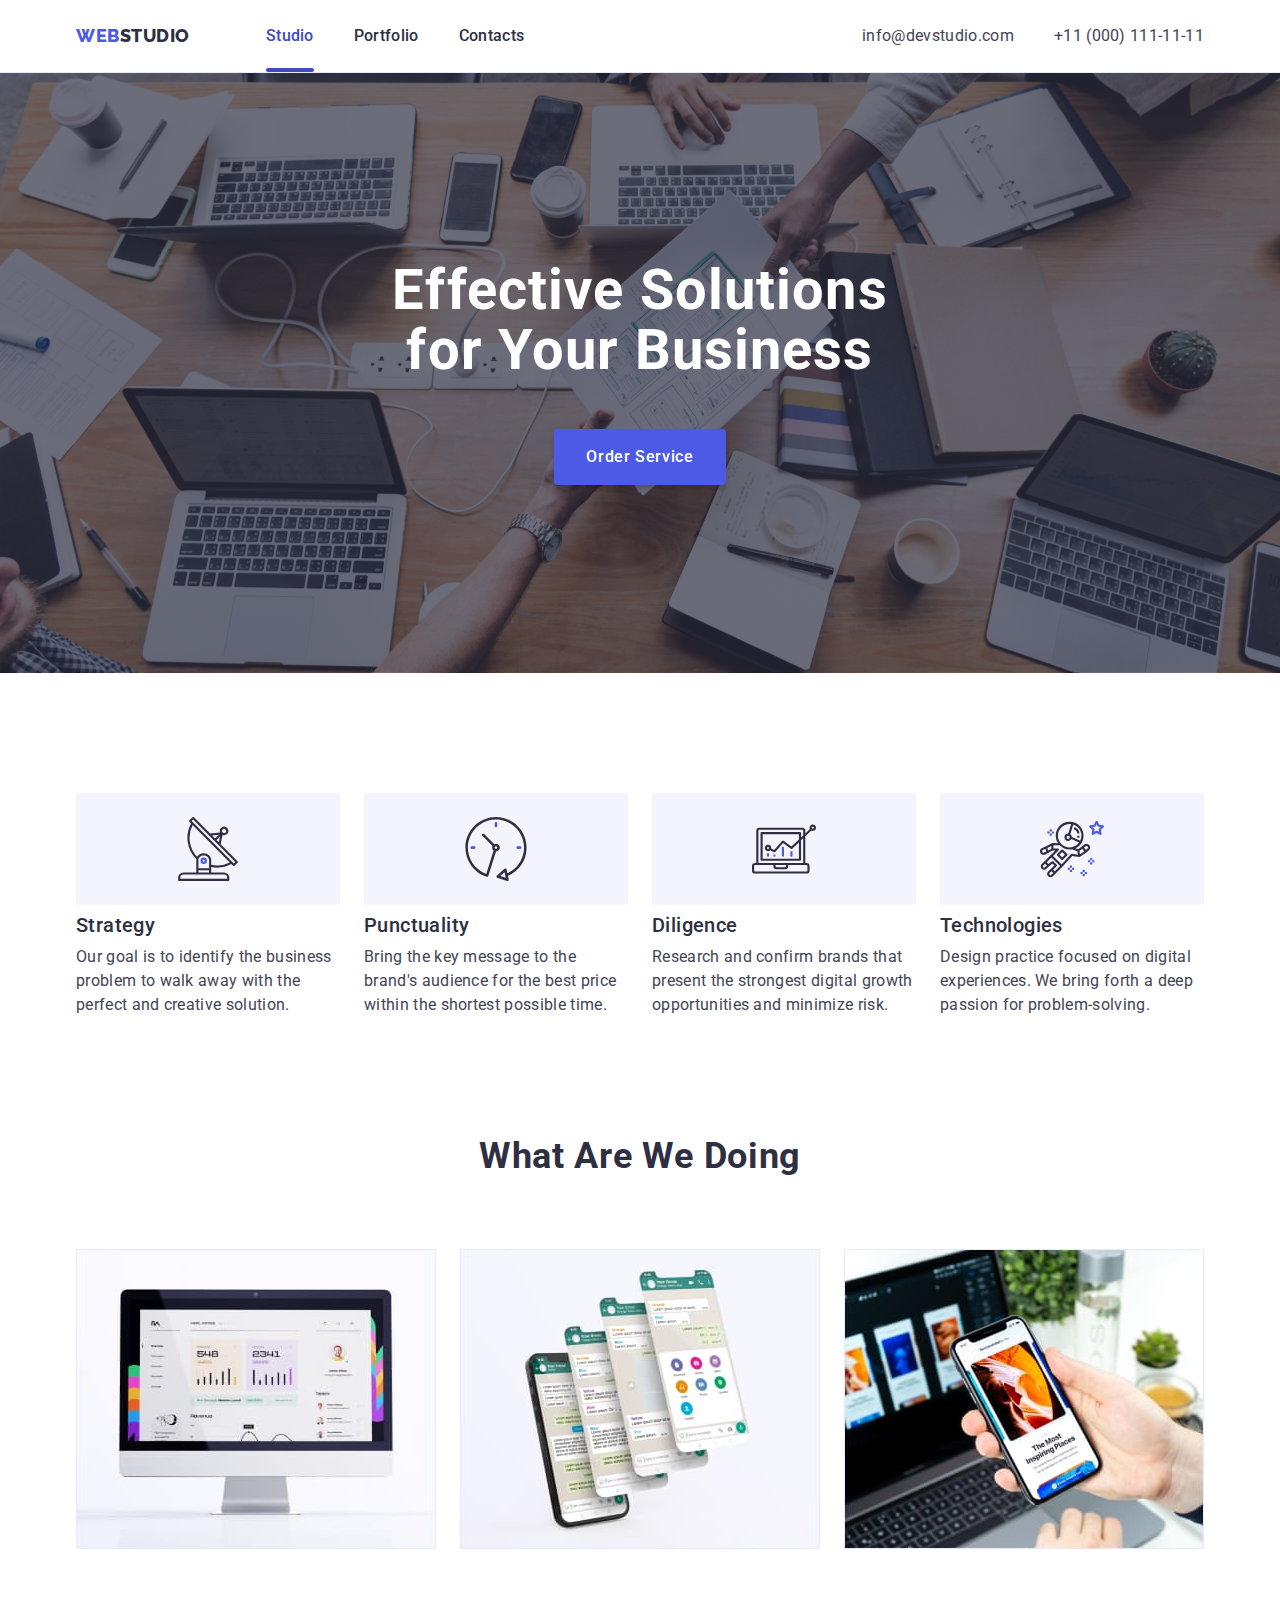
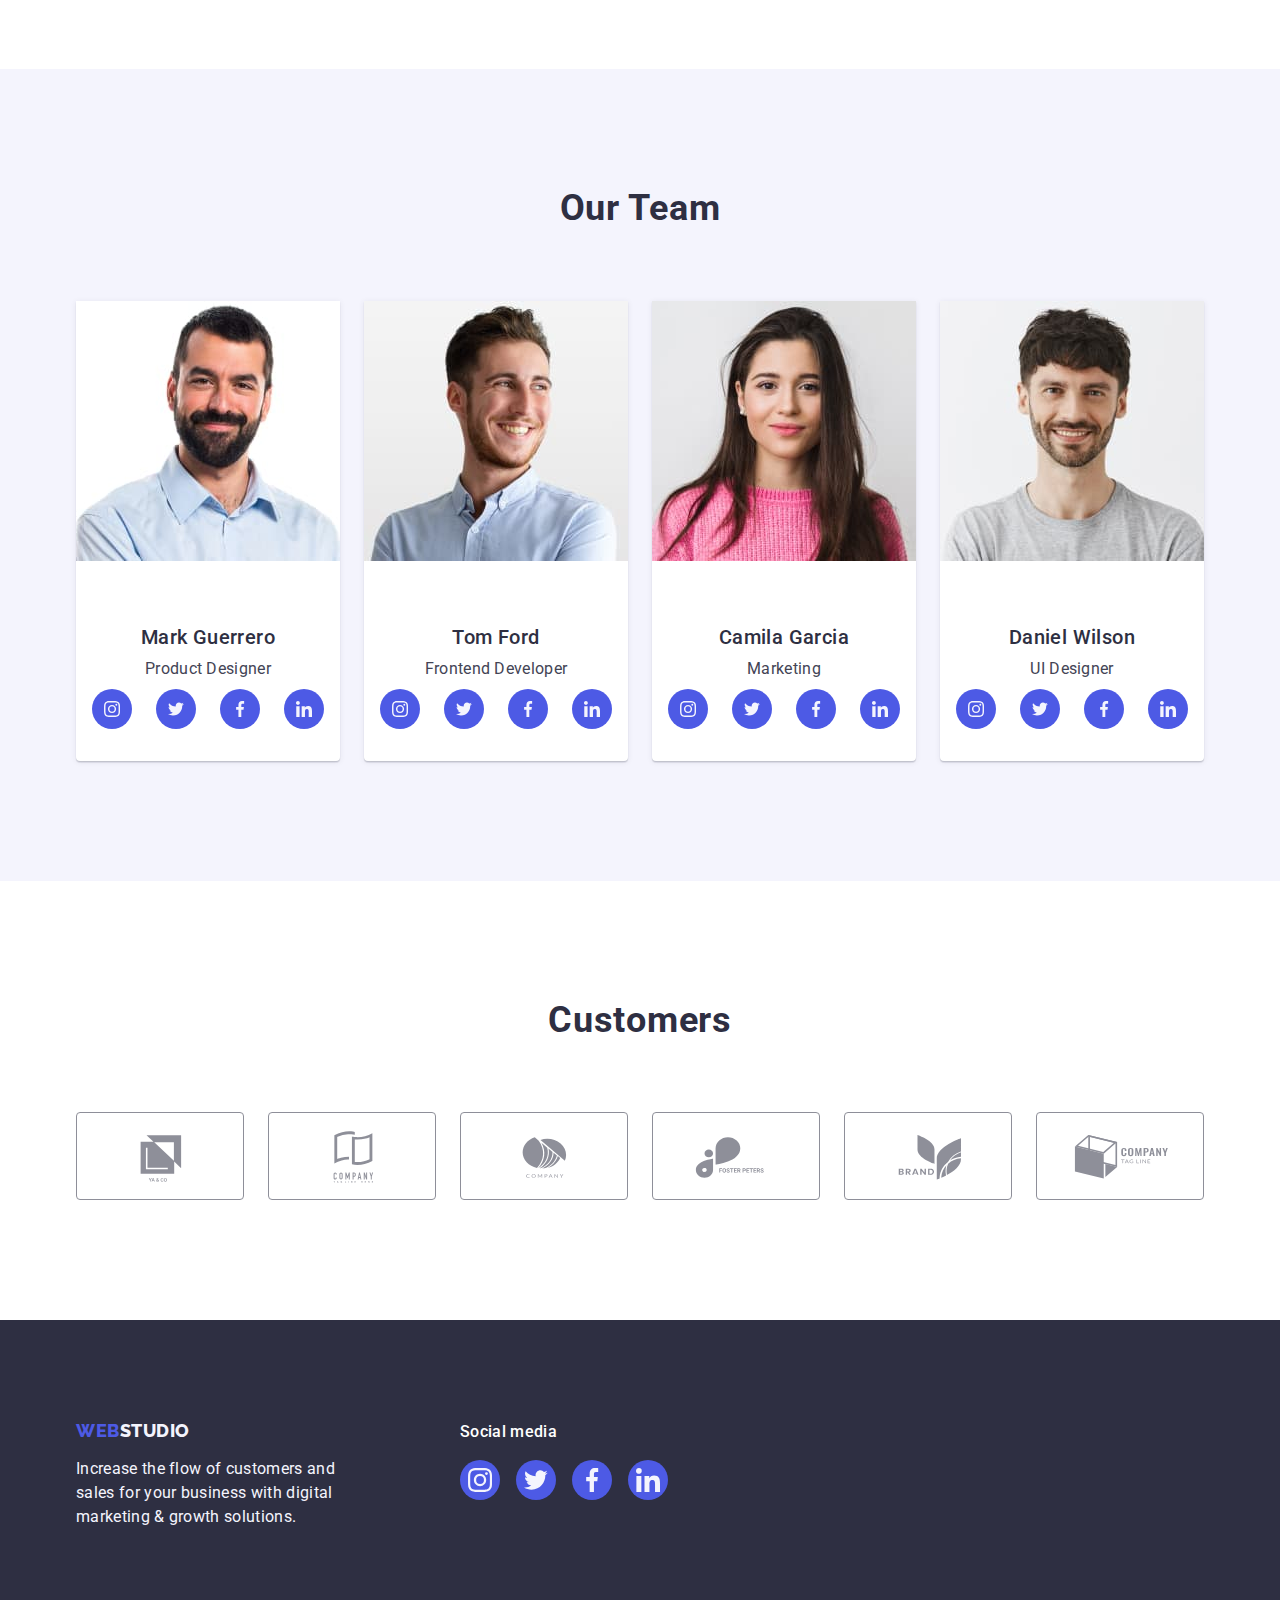
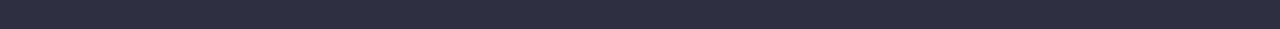
<file: index.html>
<!DOCTYPE html>
<html lang="en">
  <head>
    <meta charset="UTF-8" />
    <meta http-equiv="X-UA-Compatible" content="IE=edge" />
    <meta name="viewport" content="width=device-width, initial-scale=1.0" />
    <title>WebStudio</title>
    <link rel="preconnect" href="https://fonts.googleapis.com" />
    <link rel="preconnect" href="https://fonts.gstatic.com" crossorigin />
    <link
      href="https://fonts.googleapis.com/css2?family=Raleway:wght@800&family=Roboto:wght@400;500;700;900&display=swap"
      rel="stylesheet"
    />
    <link
      href="https://cdn.jsdelivr.net/npm/modern-normalize@1.1.0/modern-normalize.min.css"
      rel="stylesheet"
    />
    <link rel="stylesheet" href="./css/styles.css" />
  </head>
  <body>
    <!-- /** |============================ | HEADER |============================ */ -->
    <header class="header">
      <div class="header-flex container">
        <nav class="nav">
          <a class="logo link" href="./index.html"
            >Web<span class="logo-text">Studio</span></a
          >
          <ul class="site-nav list">
            <li class="item">
              <a class="nav-link link studio" href="./index.html">Studio</a>
            </li>
            <li class="item">
              <a class="nav-link link" href="./portfolio.html">Portfolio</a>
            </li>
            <li class="item">
              <a class="nav-link link" href="">Contacts</a>
            </li>
          </ul>
        </nav>
        <address class="address">
          <ul class="site-address list">
            <li class="item">
              <a class="address-link link" href="mailto:info@devstudio.com"
                >info@devstudio.com</a
              >
            </li>
            <li class="item">
              <a class="address-link link" href="tel:+110001111111"
                >+11 (000) 111-11-11</a
              >
            </li>
          </ul>
        </address>
      </div>
    </header>
    <!-- /** |============================ | MAIN |============================ */ -->
    <main class="main">
      <!-- /** |============================ | HERO |============================ */ -->
      <section class="hero-section">
        <div class="hero container">
          <h1 class="title">Effective Solutions for Your Business</h1>

          <button class="title-btn" type="button" data-modal-open>
            Order Service
          </button>
        </div>
      </section>

      <!-- /** |============================ | FEATURES |============================
      */ -->
      <section class="feature-section">
        <div class="container">
          <h2 class="features-title visually-hidden">Features</h2>
          <ul class="features list">
            <li class="feature-content">
              <div class="icon-item">
                <svg class="feature-icon" width="64" height="64">
                  <use href="./images/icons.svg#icon-antenna"></use>
                </svg>
              </div>
              <h3 class="feature-subject">Strategy</h3>
              <p class="feature-text">
                Our goal is to identify the business problem to walk away with
                the perfect and creative solution.
              </p>
            </li>
            <li class="feature-content">
              <div class="icon-item">
                <svg class="feature-icon" width="64" height="64">
                  <use href="./images/icons.svg#icon-clock"></use>
                </svg>
              </div>
              <h3 class="feature-subject">Punctuality</h3>
              <p class="feature-text">
                Bring the key message to the brand's audience for the best price
                within the shortest possible time.
              </p>
            </li>
            <li class="feature-content">
              <div class="icon-item">
                <svg class="feature-icon" width="64" height="64">
                  <use href="./images/icons.svg#icon-diagram"></use>
                </svg>
              </div>
              <h3 class="feature-subject">Diligence</h3>
              <p class="feature-text">
                Research and confirm brands that present the strongest digital
                growth opportunities and minimize risk.
              </p>
            </li>
            <li class="feature-content">
              <div class="icon-item">
                <svg class="feature-icon" width="64" height="64">
                  <use href="./images/icons.svg#icon-astronaut"></use>
                </svg>
              </div>
              <h3 class="feature-subject">Technologies</h3>
              <p class="feature-text">
                Design practice focused on digital experiences. We bring forth a
                deep passion for problem-solving.
              </p>
            </li>
          </ul>
        </div>
      </section>
      <!-- /** |============================ | PRODUCTS |============================
      */ -->
      <section class="products-section">
        <div class="container">
          <h2 class="products-title">What are we doing</h2>
          <ul class="products-list list">
            <li class="products-item">
              <img
                class="product-img"
                src="./images/products/img-1.jpg"
                alt="Graphics on the monitor"
                width="360"
                height="300"
              />
            </li>
            <li class="products-item">
              <img
                class="product-img"
                src="./images/products/img-2.jpg"
                alt="Mobile application pages"
                width="360"
                height="300"
              />
            </li>
            <li class="products-item">
              <img
                class="product-img"
                src="./images/products/img-3.jpg"
                alt="Mobile App"
                width="360"
                height="300"
              />
            </li>
          </ul>
        </div>
      </section>
      <!-- /** |============================ | TEAM |============================ */ -->
      <section class="team-cards">
        <div class="container">
          <h2 class="team-title">Our Team</h2>
          <ul class="cards list">
            <li class="card">
              <img
                class="card-img"
                src="./images/team/member1.jpg"
                alt="Project participant"
                width="264"
                height="260"
              />
              <div class="card-info">
                <h3 class="card-caption">Mark Guerrero</h3>
                <p class="card-text">Product Designer</p>
                <ul class="social-list list">
                  <li class="social-list-item">
                    <a href="" class="social-list-link">
                      <svg class="social-list-icon" width="16" height="16">
                        <use href="./images/icons.svg#icon-instagram"></use>
                      </svg>
                    </a>
                  </li>
                  <li class="social-list-item">
                    <a href="" class="social-list-link">
                      <svg class="social-list-icon" width="16" height="16">
                        <use href="./images/icons.svg#icon-twitter"></use>
                      </svg>
                    </a>
                  </li>
                  <li class="social-list-item">
                    <a href="" class="social-list-link">
                      <svg class="social-list-icon" width="16" height="16">
                        <use href="./images/icons.svg#icon-facebook"></use>
                      </svg>
                    </a>
                  </li>
                  <li class="social-list-item">
                    <a href="" class="social-list-link">
                      <svg class="social-list-icon" width="16" height="16">
                        <use href="./images/icons.svg#icon-linkedin"></use>
                      </svg>
                    </a>
                  </li>
                </ul>
              </div>
            </li>
            <li class="card">
              <img
                class="card-img"
                src="./images/team/member2.jpg"
                alt="Project participant"
                width="264"
                height="260"
              />
              <div class="card-info">
                <h3 class="card-caption">Tom Ford</h3>
                <p class="card-text">Frontend Developer</p>
                <ul class="social-list list">
                  <li class="social-list-item">
                    <a href="" class="social-list-link">
                      <svg class="social-list-icon" width="16" height="16">
                        <use href="./images/icons.svg#icon-instagram"></use>
                      </svg>
                    </a>
                  </li>
                  <li class="social-list-item">
                    <a href="" class="social-list-link">
                      <svg class="social-list-icon" width="16" height="16">
                        <use href="./images/icons.svg#icon-twitter"></use>
                      </svg>
                    </a>
                  </li>
                  <li class="social-list-item">
                    <a href="" class="social-list-link">
                      <svg class="social-list-icon" width="16" height="16">
                        <use href="./images/icons.svg#icon-facebook"></use>
                      </svg>
                    </a>
                  </li>
                  <li class="social-list-item">
                    <a href="" class="social-list-link">
                      <svg class="social-list-icon" width="16" height="16">
                        <use href="./images/icons.svg#icon-linkedin"></use>
                      </svg>
                    </a>
                  </li>
                </ul>
              </div>
            </li>
            <li class="card">
              <img
                class="card-img"
                src="./images/team/member3.jpg"
                alt="Project participant"
                width="264"
                height="260"
              />
              <div class="card-info">
                <h3 class="card-caption">Camila Garcia</h3>
                <p class="card-text">Marketing</p>
                <ul class="social-list list">
                  <li class="social-list-item">
                    <a href="" class="social-list-link">
                      <svg class="social-list-icon" width="16" height="16">
                        <use href="./images/icons.svg#icon-instagram"></use>
                      </svg>
                    </a>
                  </li>
                  <li class="social-list-item">
                    <a href="" class="social-list-link">
                      <svg class="social-list-icon" width="16" height="16">
                        <use href="./images/icons.svg#icon-twitter"></use>
                      </svg>
                    </a>
                  </li>
                  <li class="social-list-item">
                    <a href="" class="social-list-link">
                      <svg class="social-list-icon" width="16" height="16">
                        <use href="./images/icons.svg#icon-facebook"></use>
                      </svg>
                    </a>
                  </li>
                  <li class="social-list-item">
                    <a href="" class="social-list-link">
                      <svg class="social-list-icon" width="16" height="16">
                        <use href="./images/icons.svg#icon-linkedin"></use>
                      </svg>
                    </a>
                  </li>
                </ul>
              </div>
            </li>
            <li class="card">
              <img
                class="card-img"
                src="./images/team/member4.jpg"
                alt="Project participant"
                width="264"
                height="260"
              />
              <div class="card-info">
                <h3 class="card-caption">Daniel Wilson</h3>
                <p class="card-text">UI Designer</p>
                <ul class="social-list list">
                  <li class="social-list-item">
                    <a href="" class="social-list-link">
                      <svg class="social-list-icon" width="16" height="16">
                        <use href="./images/icons.svg#icon-instagram"></use>
                      </svg>
                    </a>
                  </li>
                  <li class="social-list-item">
                    <a href="" class="social-list-link">
                      <svg class="social-list-icon" width="16" height="16">
                        <use href="./images/icons.svg#icon-twitter"></use>
                      </svg>
                    </a>
                  </li>
                  <li class="social-list-item">
                    <a href="" class="social-list-link">
                      <svg class="social-list-icon" width="16" height="16">
                        <use href="./images/icons.svg#icon-facebook"></use>
                      </svg>
                    </a>
                  </li>
                  <li class="social-list-item">
                    <a href="" class="social-list-link">
                      <svg class="social-list-icon" width="16" height="16">
                        <use href="./images/icons.svg#icon-linkedin"></use>
                      </svg>
                    </a>
                  </li>
                </ul>
              </div>
            </li>
          </ul>
        </div>
      </section>
      <!-- /** |============================ | CUSTOMERS
      |============================ */ -->
      <section class="customers-section">
        <div class="container">
          <h2 class="customers-title">Customers</h2>
          <ul class="customers-list list">
            <li class="customers-item">
              <a href="" class="customers-link">
                <svg class="customers-logo" width="104" height="56">
                  <use href="./images/icons.svg#icon-customer1"></use>
                </svg>
              </a>
            </li>
            <li class="customers-item">
              <a href="" class="customers-link">
                <svg class="customers-logo" width="104" height="56">
                  <use href="./images/icons.svg#icon-customer2"></use>
                </svg>
              </a>
            </li>
            <li class="customers-item">
              <a href="" class="customers-link">
                <svg class="customers-logo" width="104" height="56">
                  <use href="./images/icons.svg#icon-customer3"></use>
                </svg>
              </a>
            </li>
            <li class="customers-item">
              <a href="" class="customers-link">
                <svg class="customers-logo" width="104" height="56">
                  <use href="./images/icons.svg#icon-customer4"></use>
                </svg>
              </a>
            </li>
            <li class="customers-item">
              <a href="" class="customers-link">
                <svg class="customers-logo" width="104" height="56">
                  <use href="./images/icons.svg#icon-customer5"></use>
                </svg>
              </a>
            </li>
            <li class="customers-item">
              <a href="" class="customers-link">
                <svg class="customers-logo" width="104" height="56">
                  <use href="./images/icons.svg#icon-customer6"></use>
                </svg>
              </a>
            </li>
          </ul>
        </div>
      </section>
    </main>
    <!-- /** |============================ | FOOTER |============================ */ -->
    <footer class="footer">
      <div class="footer-sections container">
        <div class="footer-info">
          <a class="logo link" href="./index.html"
            >Web<span class="logo-footer">Studio</span></a
          >
          <p class="footer-text">
            Increase the flow of customers and sales for your business with
            digital marketing & growth solutions.
          </p>
        </div>
        <div class="social-media-footer">
          <p class="social-media-footer-text">Social media</p>
          <ul class="social-list list footer-list">
            <li class="social-list-item footer-item">
              <a href="" class="social-list-link footer-social-link">
                <svg class="social-list-icon" width="24" height="24">
                  <use href="./images/icons.svg#icon-instagram"></use>
                </svg>
              </a>
            </li>
            <li class="social-list-item footer-item">
              <a href="" class="social-list-link footer-social-link">
                <svg class="social-list-icon" width="24" height="24">
                  <use href="./images/icons.svg#icon-twitter"></use>
                </svg>
              </a>
            </li>
            <li class="social-list-item footer-item">
              <a href="" class="social-list-link footer-social-link">
                <svg class="social-list-icon" width="24" height="24">
                  <use href="./images/icons.svg#icon-facebook"></use>
                </svg>
              </a>
            </li>
            <li class="social-list-item footer-item">
              <a href="" class="social-list-link footer-social-link">
                <svg class="social-list-icon" width="24" height="24">
                  <use href="./images/icons.svg#icon-linkedin"></use>
                </svg>
              </a>
            </li>
          </ul>
        </div>
      </div>
    </footer>
    <!-- MODAL WINDOW-->
    <div class="backdrop is-hidden" data-modal>
      <div class="modal">
        <button type="button" class="modal-close-btn" data-modal-close>
          <svg class="modal-close-btn-icon">
            <use
              href="./images/icons.svg#modal-close-icon"
              width="8"
              height="8"
            ></use>
          </svg>
        </button>
      </div>
    </div>
    <script src="./js/modal.js"></script>
  </body>
</html>
</file>
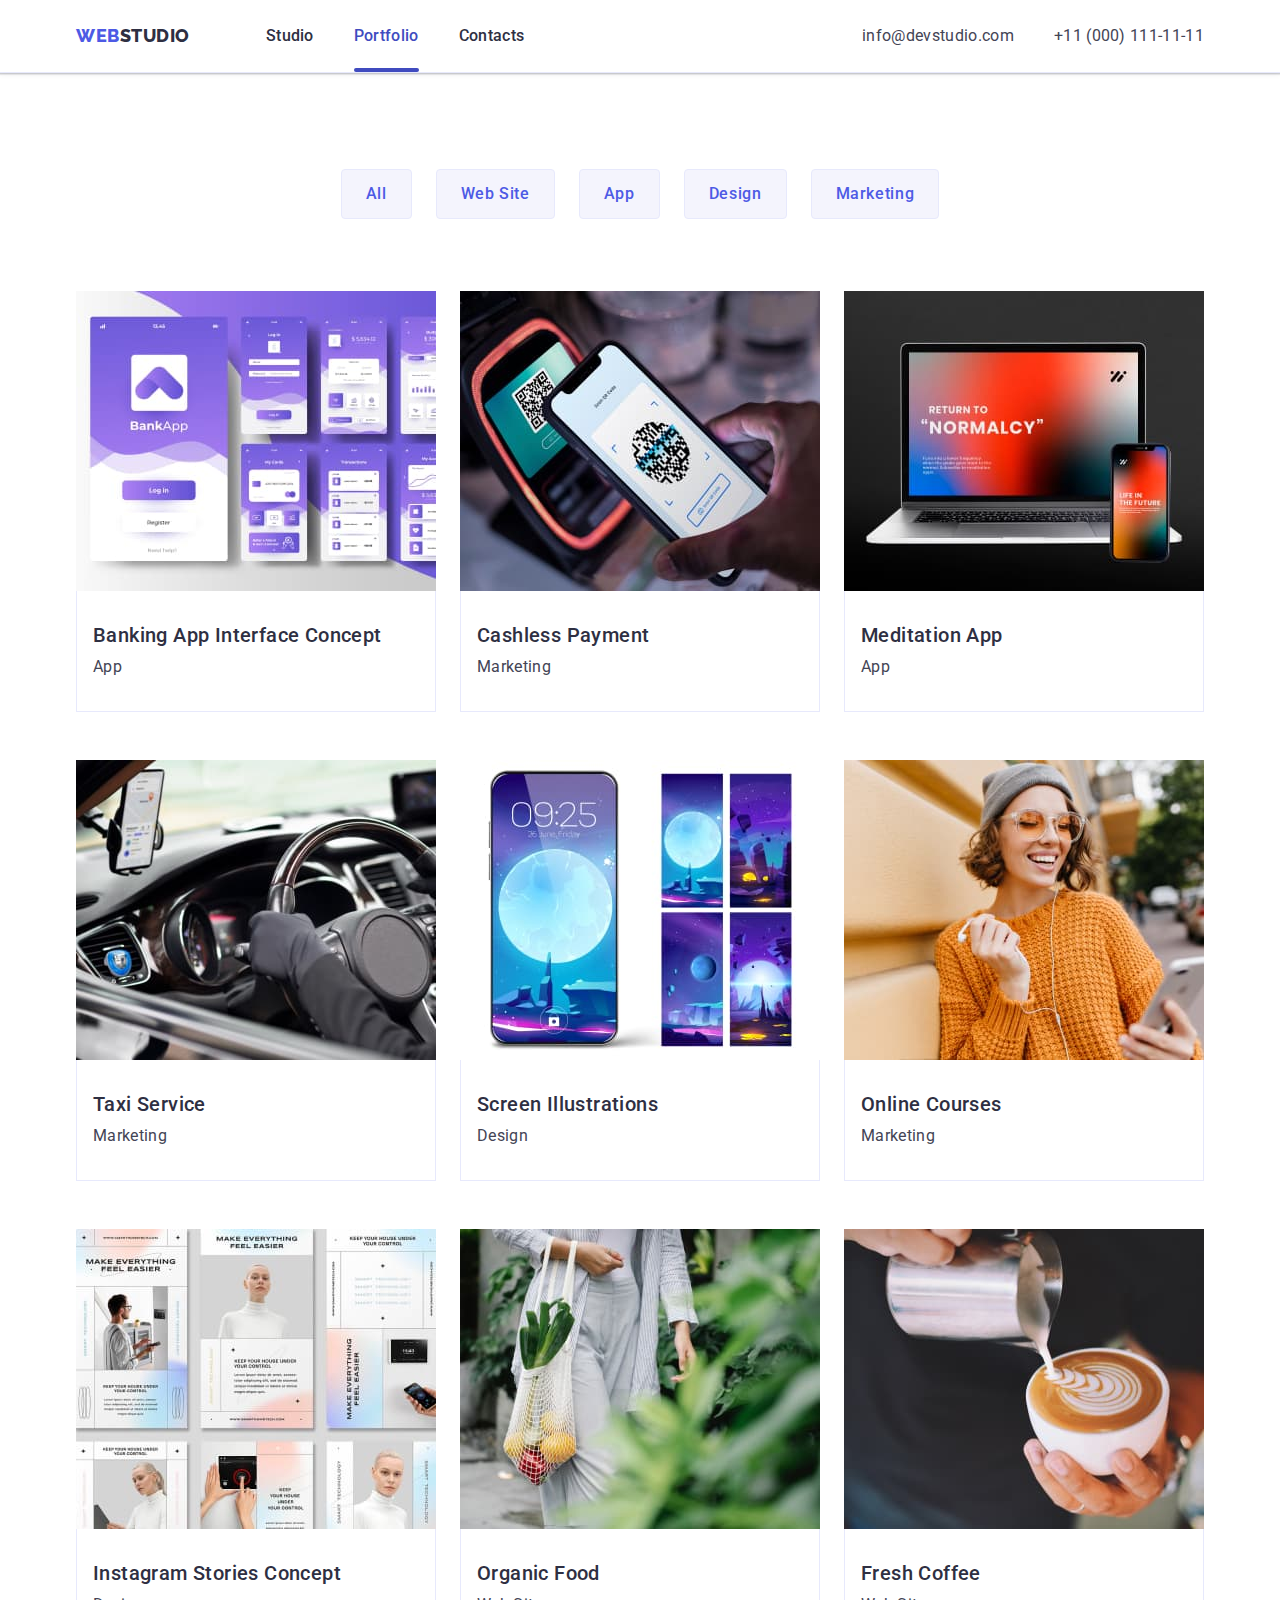
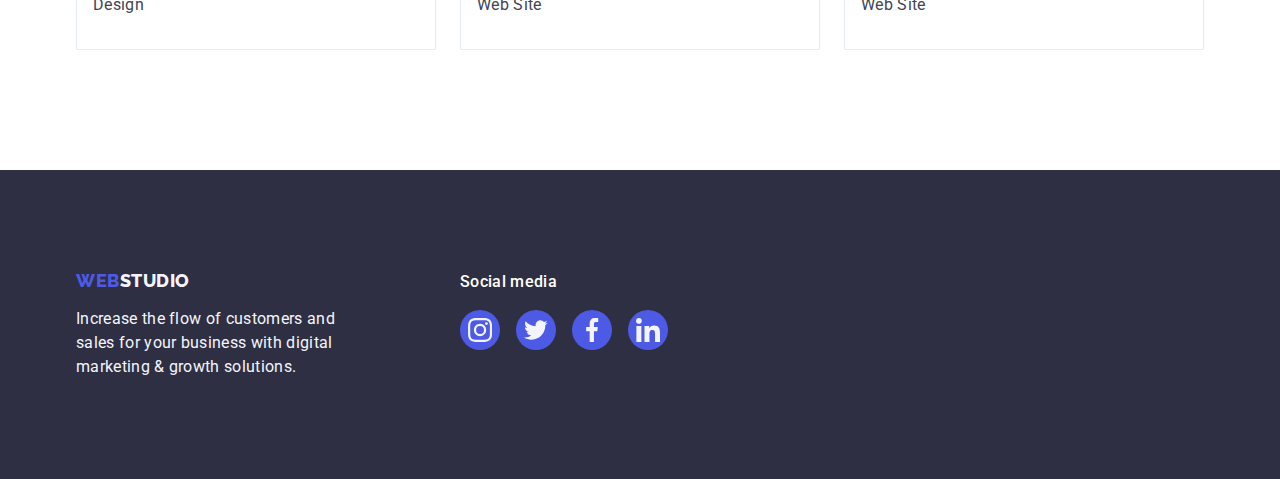
<file: portfolio.html>
<!DOCTYPE html>
<html lang="en">
  <head>
    <meta charset="UTF-8" />
    <meta http-equiv="X-UA-Compatible" content="IE=edge" />
    <meta name="viewport" content="width=device-width, initial-scale=1.0" />
    <title>WebStudio</title>
    <link rel="preconnect" href="https://fonts.googleapis.com" />
    <link rel="preconnect" href="https://fonts.gstatic.com" crossorigin />
    <link
      href="https://fonts.googleapis.com/css2?family=Raleway:wght@800&family=Roboto:wght@400;500;700;900&display=swap"
      rel="stylesheet"
    />
    <link
      href="https://cdn.jsdelivr.net/npm/modern-normalize@1.1.0/modern-normalize.min.css"
      rel="stylesheet"
    />
    <link rel="stylesheet" href="./css/styles.css" />
  </head>
  <body>
    <!-- /** |============================ | HEADER |============================ */ -->
    <header class="header">
      <div class="header-flex container">
        <nav class="nav">
          <a class="logo link" href="./index.html"
            >Web<span class="logo-text">Studio</span></a
          >
          <ul class="site-nav list">
            <li class="item">
              <a class="nav-link link" href="./index.html">Studio</a>
            </li>
            <li class="item">
              <a class="nav-link link portfolio" href="./portfolio.html"
                >Portfolio</a
              >
            </li>
            <li class="item">
              <a class="nav-link link" href="">Contacts</a>
            </li>
          </ul>
        </nav>
        <address class="address">
          <ul class="site-address list">
            <li class="item">
              <a class="address-link link" href="mailto:info@devstudio.com"
                >info@devstudio.com</a
              >
            </li>
            <li class="item">
              <a class="address-link link" href="tel:+110001111111"
                >+11 (000) 111-11-11</a
              >
            </li>
          </ul>
        </address>
      </div>
    </header>
    <!-- /** |============================ | MAIN |============================ */ -->
    <main>
      <section class="portfolio-section">
        <div class="container">
          <h1 class="visually-hidden">Our Portfolio</h1>
          <ul class="portfolio-buttons list">
            <li><button class="portfolio-btn" type="button">All</button></li>
            <li>
              <button class="portfolio-btn" type="button">Web Site</button>
            </li>
            <li><button class="portfolio-btn" type="button">App</button></li>
            <li><button class="portfolio-btn" type="button">Design</button></li>
            <li>
              <button class="portfolio-btn" type="button">Marketing</button>
            </li>
          </ul>
          <ul class="portfolio-cards list">
            <li class="portfolio-item">
              <a class="link-card link" href=""
                ><div class="portfolio-member-wrapper">
                  <img
                    class="link-card-img"
                    src="./images/portfolio-img/pf-img1.jpg"
                    alt="Banking App Interface Concept"
                    width="360"
                    height="300"
                  />
                  <p class="overlay">
                    14 Stylish and User-Friendly App Design Concepts · Task
                    Manager App · Calorie Tracker App · Exotic Fruit Ecommerce
                    App · Cloud Storage App
                  </p>
                </div>
                <div class="portfolio-info-card">
                  <h2 class="card-subject">Banking App Interface Concept</h2>
                  <p class="link-card-text">App</p>
                </div></a
              >
            </li>
            <li class="portfolio-item">
              <a class="link-card link" href=""
                ><div class="portfolio-member-wrapper">
                  <img
                    class="link-card-img"
                    src="./images/portfolio-img/pf-img2.jpg"
                    alt="Cashless Payment"
                    width="360"
                    height="300"
                  />
                  <p class="overlay">
                    14 Stylish and User-Friendly App Design Concepts · Task
                    Manager App · Calorie Tracker App · Exotic Fruit Ecommerce
                    App · Cloud Storage App
                  </p>
                </div>
                <div class="portfolio-info-card">
                  <h2 class="card-subject">Cashless Payment</h2>
                  <p class="link-card-text">Marketing</p>
                </div></a
              >
            </li>
            <li class="portfolio-item">
              <a class="link-card link" href=""
                ><div class="portfolio-member-wrapper">
                  <img
                    class="link-card-img"
                    src="./images/portfolio-img/pf-img3.jpg"
                    alt="Meditation App"
                    width="360"
                    height="300"
                  />
                  <p class="overlay">
                    14 Stylish and User-Friendly App Design Concepts · Task
                    Manager App · Calorie Tracker App · Exotic Fruit Ecommerce
                    App · Cloud Storage App
                  </p>
                </div>
                <div class="portfolio-info-card">
                  <h2 class="card-subject">Meditation App</h2>
                  <p class="link-card-text">App</p>
                </div></a
              >
            </li>
            <li class="portfolio-item">
              <a class="link-card link" href=""
                ><div class="portfolio-member-wrapper">
                  <img
                    class="link-card-img"
                    src="./images/portfolio-img/pf-img4.jpg"
                    alt="Taxi Service"
                    width="360"
                    height="300"
                  />
                  <p class="overlay">
                    14 Stylish and User-Friendly App Design Concepts · Task
                    Manager App · Calorie Tracker App · Exotic Fruit Ecommerce
                    App · Cloud Storage App
                  </p>
                </div>
                <div class="portfolio-info-card">
                  <h2 class="card-subject">Taxi Service</h2>
                  <p class="link-card-text">Marketing</p>
                </div></a
              >
            </li>
            <li class="portfolio-item">
              <a class="link-card link" href=""
                ><div class="portfolio-member-wrapper">
                  <img
                    class="link-card-img"
                    src="./images/portfolio-img/pf-img5.jpg"
                    alt="Screen Illustrations"
                    width="360"
                    height="300"
                  />
                  <p class="overlay">
                    14 Stylish and User-Friendly App Design Concepts · Task
                    Manager App · Calorie Tracker App · Exotic Fruit Ecommerce
                    App · Cloud Storage App
                  </p>
                </div>
                <div class="portfolio-info-card">
                  <h2 class="card-subject">Screen Illustrations</h2>
                  <p class="link-card-text">Design</p>
                </div></a
              >
            </li>
            <li class="portfolio-item">
              <a class="link-card link" href=""
                ><div class="portfolio-member-wrapper">
                  <img
                    class="link-card-img"
                    src="./images/portfolio-img/pf-img6.jpg"
                    alt="Online Courses"
                    width="360"
                    height="300"
                  />
                  <p class="overlay">
                    14 Stylish and User-Friendly App Design Concepts · Task
                    Manager App · Calorie Tracker App · Exotic Fruit Ecommerce
                    App · Cloud Storage App
                  </p>
                </div>
                <div class="portfolio-info-card">
                  <h2 class="card-subject">Online Courses</h2>
                  <p class="link-card-text">Marketing</p>
                </div></a
              >
            </li>
            <li class="portfolio-item">
              <a class="link-card link" href=""
                ><div class="portfolio-member-wrapper">
                  <img
                    class="link-card-img"
                    src="./images/portfolio-img/pf-img7.jpg"
                    alt="Instagram Stories Concept"
                    width="360"
                    height="300"
                  />
                  <p class="overlay">
                    14 Stylish and User-Friendly App Design Concepts · Task
                    Manager App · Calorie Tracker App · Exotic Fruit Ecommerce
                    App · Cloud Storage App
                  </p>
                </div>
                <div class="portfolio-info-card">
                  <h2 class="card-subject">Instagram Stories Concept</h2>
                  <p class="link-card-text">Design</p>
                </div></a
              >
            </li>
            <li class="portfolio-item">
              <a class="link-card link" href=""
                ><div class="portfolio-member-wrapper">
                  <img
                    class="link-card-img"
                    src="./images/portfolio-img/pf-img8.jpg"
                    alt="Organic Food"
                    width="360"
                    height="300"
                  />
                  <p class="overlay">
                    14 Stylish and User-Friendly App Design Concepts · Task
                    Manager App · Calorie Tracker App · Exotic Fruit Ecommerce
                    App · Cloud Storage App
                  </p>
                </div>
                <div class="portfolio-info-card">
                  <h2 class="card-subject">Organic Food</h2>
                  <p class="link-card-text">Web Site</p>
                </div></a
              >
            </li>
            <li class="portfolio-item">
              <a class="link-card link" href=""
                ><div class="portfolio-member-wrapper">
                  <img
                    class="link-card-img"
                    src="./images/portfolio-img/pf-img9.jpg"
                    alt="Fresh Coffee"
                    width="360"
                    height="300"
                  />
                  <p class="overlay">
                    14 Stylish and User-Friendly App Design Concepts · Task
                    Manager App · Calorie Tracker App · Exotic Fruit Ecommerce
                    App · Cloud Storage App
                  </p>
                </div>
                <div class="portfolio-info-card">
                  <h2 class="card-subject">Fresh Coffee</h2>
                  <p class="link-card-text">Web Site</p>
                </div>
              </a>
            </li>
          </ul>
        </div>
      </section>
    </main>
    <!-- /** |============================ | FOOTER |============================ */ -->
    <footer class="footer">
      <div class="footer-sections container">
        <div class="footer-info">
          <a class="logo link" href="./index.html"
            >Web<span class="logo-footer">Studio</span></a
          >
          <p class="footer-text">
            Increase the flow of customers and sales for your business with
            digital marketing & growth solutions.
          </p>
        </div>
        <div class="social-media-footer">
          <p class="social-media-footer-text">Social media</p>
          <ul class="social-list list footer-list">
            <li class="social-list-item footer-item">
              <a href="" class="social-list-link footer-social-link">
                <svg class="social-list-icon" width="24" height="24">
                  <use href="./images/icons.svg#icon-instagram"></use>
                </svg>
              </a>
            </li>
            <li class="social-list-item footer-item">
              <a href="" class="social-list-link footer-social-link">
                <svg class="social-list-icon" width="24" height="24">
                  <use href="./images/icons.svg#icon-twitter"></use>
                </svg>
              </a>
            </li>
            <li class="social-list-item footer-item">
              <a href="" class="social-list-link footer-social-link">
                <svg class="social-list-icon" width="24" height="24">
                  <use href="./images/icons.svg#icon-facebook"></use>
                </svg>
              </a>
            </li>
            <li class="social-list-item footer-item">
              <a href="" class="social-list-link footer-social-link">
                <svg class="social-list-icon" width="24" height="24">
                  <use href="./images/icons.svg#icon-linkedin"></use>
                </svg>
              </a>
            </li>
          </ul>
        </div>
      </div>
    </footer>
  </body>
</html>
</file>
<file: css/styles.css>
/* reset start */
h1,
h2,
h3,
h4,
h5,
h6,
p {
  margin: 0;
}
ul {
  margin: 0;
  padding: 0;
  list-style: none;
}
img {
  display: block;
}
button {
  cursor: pointer;
}
/* reset end */
:root {
  --color-primary-brand: #4d5ae5;
  --color-pressed-state: #404bbf;
  --color-dark: #2e2f42;
  --color-success: #31d0aa;
  --color-text: #434455;
  --color-subtle: #8e8f99;
  --color-accent: #e7e9fc;
  --color-light: #f4f4fd;
  --color-modal-overlay: #2e2f42;
  --color-hero-background: #2e2f42;
  --color-white-background: #ffffff;
  --color-modal-background: #fcfcfc;
  --transition-dur-and-func: 250ms cubic-bezier(0.4, 0, 0.2, 1);
}
body {
  font-family: "Roboto", sans-serif;
  color: var(--color-text);
  background-color: var(--color-white-background);
}
.container {
  width: 1158px;
  padding-left: 15px;
  padding-right: 15px;
  margin-left: auto;
  margin-right: auto;
  /* outline: 2px solid red;
  outline-offset: -2px; */
}
.visually-hidden {
  position: absolute;
  width: 1px;
  height: 1px;
  margin: -1px;
  border: 0;
  padding: 0;

  white-space: nowrap;
  clip-path: inset(100%);
  clip: rect(0 0 0 0);
  overflow: hidden;
}
/**
  |============================
  | HEADER
  |============================
*/
.header {
  background-color: --color-white-background;
  border-bottom: 1px solid var(--color-accent);
  box-shadow: 0px 2px 1px rgba(46, 47, 66, 0.08),
    0px 1px 1px rgba(46, 47, 66, 0.16), 0px 1px 6px rgba(46, 47, 66, 0.08);
}
.logo {
  font-family: "Raleway", sans-serif;
  font-weight: 800;
  font-size: 18px;
  line-height: 1.17;
  align-items: center;
  letter-spacing: 0.03em;
  text-transform: uppercase;
  color: var(--color-primary-brand);
  margin-right: 76px;
}
.link {
  text-decoration: none;
  transition: color var(--transition-dur-and-func);
}
.logo-text {
  color: var(--color-dark);
}
.nav {
  display: flex;
  align-items: center;
  margin-right: auto;
}
.site-nav {
  display: flex;
  gap: 40px;
}

.nav-link {
  position: relative;
  display: block;
  padding-top: 24px;
  padding-bottom: 24px;
  font-weight: 500;
  font-size: 16px;
  line-height: 1.5;
  color: var(--color-dark);
  letter-spacing: 0.02em;
}
.nav-link:hover,
.nav-link:focus {
  color: var(--color-pressed-state);
}
.nav-link.studio,
.nav-link.portfolio {
  color: var(--color-pressed-state);
}
.nav-link.studio::after,
.nav-link.portfolio::after {
  position: absolute;
  content: "";
  display: block;
  bottom: 0;
  left: 0;
  width: 100%;
  height: 4px;
  border-radius: 2px;
  background-color: var(--color-pressed-state);
}
.address {
  font-style: normal;
  letter-spacing: 0.02em;
}
.site-address {
  display: flex;
  gap: 40px;
}

.address-link,
.address-link {
  color: var(--color-text);
  font-weight: 400;
  font-size: 16px;
  line-height: 1.5;
}
.address-link:hover,
.address-link:focus {
  color: var(--color-pressed-state);
}
.header-flex {
  display: flex;
  align-items: center;
}
/**
  |============================
  | HERO
  |============================
*/
.hero-section {
  background-color: var(--color-hero-background);
  background-image: linear-gradient(
      rgba(46, 47, 66, 0.7),
      rgba(46, 47, 66, 0.7)
    ),
    url("../images/hero/people-office.jpg");
  background-size: cover;
  padding-top: 188px;
  padding-bottom: 188px;
  max-width: 1440px;
  background-position: center;
  background-repeat: no-repeat;
  margin-right: auto;
  margin-left: auto;
}
.hero {
  text-align: center;
}
.title {
  margin: 0 auto;
  max-width: 496px;
  font-family: "Roboto";
  font-weight: 700;
  font-size: 56px;
  line-height: 1.07;
  letter-spacing: 0.02em;
  color: var(--color-white-background);
  text-align: center;
}
.title-btn {
  min-width: 169px;
  min-height: 56px;
  display: block;
  margin-left: auto;
  margin-right: auto;
  margin-top: 48px;
  padding: 16px 32px;

  color: var(--color-white-background);
  background-color: var(--color-primary-brand);
  box-shadow: 0px 4px 4px rgba(0, 0, 0, 0.15);
  border: none;
  border-radius: 4px;
  font-family: inherit;
  font-weight: 500;
  font-size: 16px;
  line-height: 1.5;
  letter-spacing: 0.04em;
  cursor: pointer;
  transition: color var(--transition-dur-and-func),
    background-color var(--transition-dur-and-func),
    box-shadow var(--transition-dur-and-func);
}
.title-btn:hover,
.title-btn:focus {
  background-color: var(--color-pressed-state);
}
/**
  |============================
  | FEATURES
  |============================
*/
.feature-section {
  padding-top: 120px;
  padding-bottom: 120px;
}
.features {
  display: flex;
  gap: 24px;
}
.feature-content {
  flex-basis: calc((100% - 72px) / 4);
}
.feature-subject {
  font-weight: 500;
  font-size: 20px;
  line-height: 1.2;
  letter-spacing: 0.02em;
  color: var(--color-dark);
  margin-bottom: 8px;
}
.feature-text {
  font-weight: 400;
  font-size: 16px;
  line-height: 1.5;
  letter-spacing: 0.02em;
  color: var(--color-text);
}
/* .feature-icon {
  width: 64px;
  height: 64px;
} */
.icon-item {
  display: flex;
  background-color: var(--color-light);
  justify-content: center;
  align-items: center;
  padding-top: 24px;
  padding-bottom: 24px;
  border-radius: 4px;
  margin-bottom: 8px;
}
/**
  |============================
  | PRODUCTS
  |============================
*/
.products-section {
  padding-bottom: 120px;
}
.products-title {
  font-weight: 700;
  font-size: 36px;
  line-height: 40px;
  letter-spacing: 0.02em;
  text-transform: capitalize;
  color: var(--color-dark);
  line-height: 1.11;
  text-align: center;
  /* margin-left: auto;
  margin-right: auto; */
  /* max-width: 324px; */
  margin-bottom: 72px;
}
.products-list {
  display: flex;
  gap: 24px;
}
.products-item {
  flex-basis: calc((100%-24px * 2) / 3);
}
/**
  |============================
  | TEAM
  |============================
*/
.team-cards {
  background-color: var(--color-light);
  padding-top: 120px;
  padding-bottom: 120px;
}
.team-title {
  margin-bottom: 72px;
  font-weight: 700;
  font-size: 36px;
  line-height: 1.11;
  letter-spacing: 0.02em;
  text-transform: capitalize;
  color: var(--color-dark);
  text-align: center;
}
.cards {
  display: flex;
  gap: 24px;
}
.card {
  background-color: var(--color-white-background);
  flex-basis: calc((100%-24 * 3) / 4);
  box-shadow: 0px 1px 6px rgba(46, 47, 66, 0.08),
    0px 1px 1px rgba(46, 47, 66, 0.16), 0px 2px 1px rgba(46, 47, 66, 0.08);
  border-radius: 0px 0px 4px 4px;
}
.card-img {
  margin-bottom: 32px;
}
.card-info {
  padding: 32px 0px;
  text-align: center;
}
.card-caption {
  font-weight: 500;
  font-size: 20px;
  line-height: 1.2;
  letter-spacing: 0.02em;
  color: var(--color-dark);
  margin-bottom: 8px;
}
.card-text {
  font-weight: 400;
  font-size: 16px;
  line-height: 24px;
  letter-spacing: 0.02em;
  color: var(--color-text);
  margin-bottom: 8px;
}
.social-list-icon {
  /* width: 16px;
  height: 16px; */
  fill: var(--color-light);
}
.social-list-link {
  display: flex;
  justify-content: center;
  align-items: center;
  width: 40px;
  height: 40px;
  border-radius: 50%;
  background-color: var(--color-primary-brand);
  transition: background-color var(--transition-dur-and-func);
}
.social-list-link:hover,
.social-list-link:focus {
  background-color: var(--color-pressed-state);
}
.social-list {
  display: flex;
  gap: 24px;
  justify-content: center;
}
/**
  |============================
  | CUSTOMERS
  |============================
*/
.customers-section {
  padding: 120px 0px;
}
.customers-title {
  font-weight: 700;
  font-size: 36px;
  line-height: 1.1;
  letter-spacing: 0.02em;
  color: var(--color-dark);
  text-align: center;
  margin-bottom: 72px;
}
.customers-list {
  display: flex;
  gap: 24px;
}
.customers-link {
  display: flex;
  justify-content: center;
  align-items: center;
  border: 1px solid var(--color-subtle);
  border-radius: 4px;
  padding: 16px 32px;
  width: 168px;
  height: 88px;
  color: var(--color-subtle);
  transition: color var(--transition-dur-and-func);
}
.customers-link:hover,
.customers-link:focus {
  border: 1px solid var(--color-pressed-state);
  color: var(--color-pressed-state);
}
.customers-logo {
  /* width: 104px;
  height: 56px; */
  fill: currentColor;
}
/**
  |============================
  | FOOTER
  |============================
*/
.footer {
  background-color: var(--color-dark);
  padding-top: 100px;
  padding-bottom: 100px;
}
.logo-footer {
  color: var(--color-light);
}
.footer-info .logo {
  margin-bottom: 16px;
  margin-right: 0;
  display: inline-block;
}
.footer-text {
  font-weight: 400;
  font-size: 16px;
  line-height: 1.5;
  letter-spacing: 0.02em;
  color: var(--color-light);
  max-width: 264px;
}
.footer-list {
  gap: 16px;
}
.social-media-footer-text {
  font-weight: 500;
  font-size: 16px;
  line-height: 1.5;
  letter-spacing: 0.02em;
  color: #ffffff;
  margin-bottom: 16px;
}
.footer-sections {
  display: flex;
  align-items: baseline;
  gap: 120px;
}
.footer-social-link:hover,
.footer-social-link:focus {
  background-color: var(--color-success);
}
/**
  |============================
  | PORTFOLIO
  |============================
*/
.portfolio-section {
  padding-top: 96px;
  padding-bottom: 120px;
}
.portfolio-buttons {
  display: flex;
  gap: 24px;
  justify-content: center;
  margin-bottom: 72px;
}
.portfolio-btn {
  background-color: var(--color-light);
  color: var(--color-primary-brand);
  border: 1px solid var(--color-accent);
  font-family: inherit;
  font-weight: 500;
  font-size: 16px;
  line-height: 1.5;
  border-radius: 4px;
  cursor: pointer;
  letter-spacing: 0.04em;
  padding: 12px 24px;
  transition: color var(--transition-dur-and-func),
    background-color var(--transition-dur-and-func),
    box-shadow var(--transition-dur-and-func),
    border var(--transition-dur-and-func);
}
.portfolio-btn:hover,
.portfolio-btn:focus {
  background-color: var(--color-pressed-state);
  color: var(--color-white-background);
  border: 1px solid transparent;
  box-shadow: 0px 3px 1px rgba(0, 0, 0, 0.1), 0px 2px 1px rgba(0, 0, 0, 0.08),
    0px 2px 2px rgba(0, 0, 0, 0.12);
}
.portfolio-cards {
  display: flex;
  column-gap: 24px;
  row-gap: 48px;
  flex-wrap: wrap;
}
.link-card {
  display: block;
  transition: box-shadow var(--transition-dur-and-func);
  background-color: var(--color-white-background);
  flex-basis: calc((100%-24px * 2) / 3);
}
.link-card:hover,
.link-card:focus {
  box-shadow: 0px 1px 6px rgba(46, 47, 66, 0.08),
    0px 1px 1px rgba(46, 47, 66, 0.16), 0px 2px 1px rgba(46, 47, 66, 0.08);
}
.portfolio-info-card {
  border: 1px solid var(--color-accent);
  padding: 32px 16px;
  border-top: none;
}
.card-subject {
  margin-bottom: 8px;
  font-weight: 500;
  font-size: 20px;
  line-height: 1.2;
  letter-spacing: 0.02em;
  color: var(--color-dark);
  font-style: normal;
}
.link-card-text {
  font-weight: 400;
  font-size: 16px;
  line-height: 1.5;
  letter-spacing: 0.02em;
  color: var(--color-text);
}
.overlay {
  position: absolute;
  background-color: var(--color-primary-brand);
  font-size: 16px;
  line-height: 1.5;
  letter-spacing: 0.02em;
  color: var(--color-light);
  padding: 40px 32px;
  top: 0;
  left: 0;
  width: 100%;
  height: 100%;
  overflow: auto;
  transform: translate(0, 100%);
  transition: transform var(--transition-dur-and-func);
}
.portfolio-member-wrapper {
  position: relative;
  overflow: hidden;
}
.portfolio-item:hover .overlay,
.portfolio-item:focus .overlay {
  transform: translate(0, 0);
}
.link-card:focus .overlay {
  transform: translate(0, 0);
}
/**
  |============================
  | MODAL WINDOW
  |============================
*/
.backdrop {
  position: fixed;
  z-index: 100;
  top: 0;
  left: 0;
  width: 100%;
  height: 100%;
  background: rgba(46, 47, 66, 0.4);
  transition: opacity var(--transition-dur-and-func),
    visibility var(--transition-dur-and-func);
}
.backdrop.is-hidden {
  opacity: 0;
  visibility: hidden;
  pointer-events: none;
}
.modal {
  position: absolute;
  width: 408px;
  height: 584px;
  top: 50%;
  left: 50%;
  transform: translate(-50%, -50%);
  background-color: var(--color-modal-background);
}
.modal-close-btn {
  position: absolute;
  top: 24px;
  right: 24px;
  display: flex;
  justify-content: center;
  align-items: center;
  background-color: var(--color-accent);
  color: var(--color-dark);
  width: 24px;
  height: 24px;
  padding: 0;
  border: 1px solid rgba(0, 0, 0, 0.1);
  border-radius: 50%;
}
.modal-close-btn:hover,
.modal-close-btn:focus {
  background-color: var(--color-pressed-state);
  border: 1px transparent;
  transition: color var(--transition-dur-and-func),
    background-color var(--transition-dur-and-func);
}
.modal-close-btn-icon {
  width: 8px;
  height: 8px;
  transition: fill var(--transition-dur-and-func);
}
.modal-close-btn:hover .modal-close-btn-icon,
.modal-close-btn:focus .modal-close-btn-icon {
  fill: #ffffff;
}
</file>
